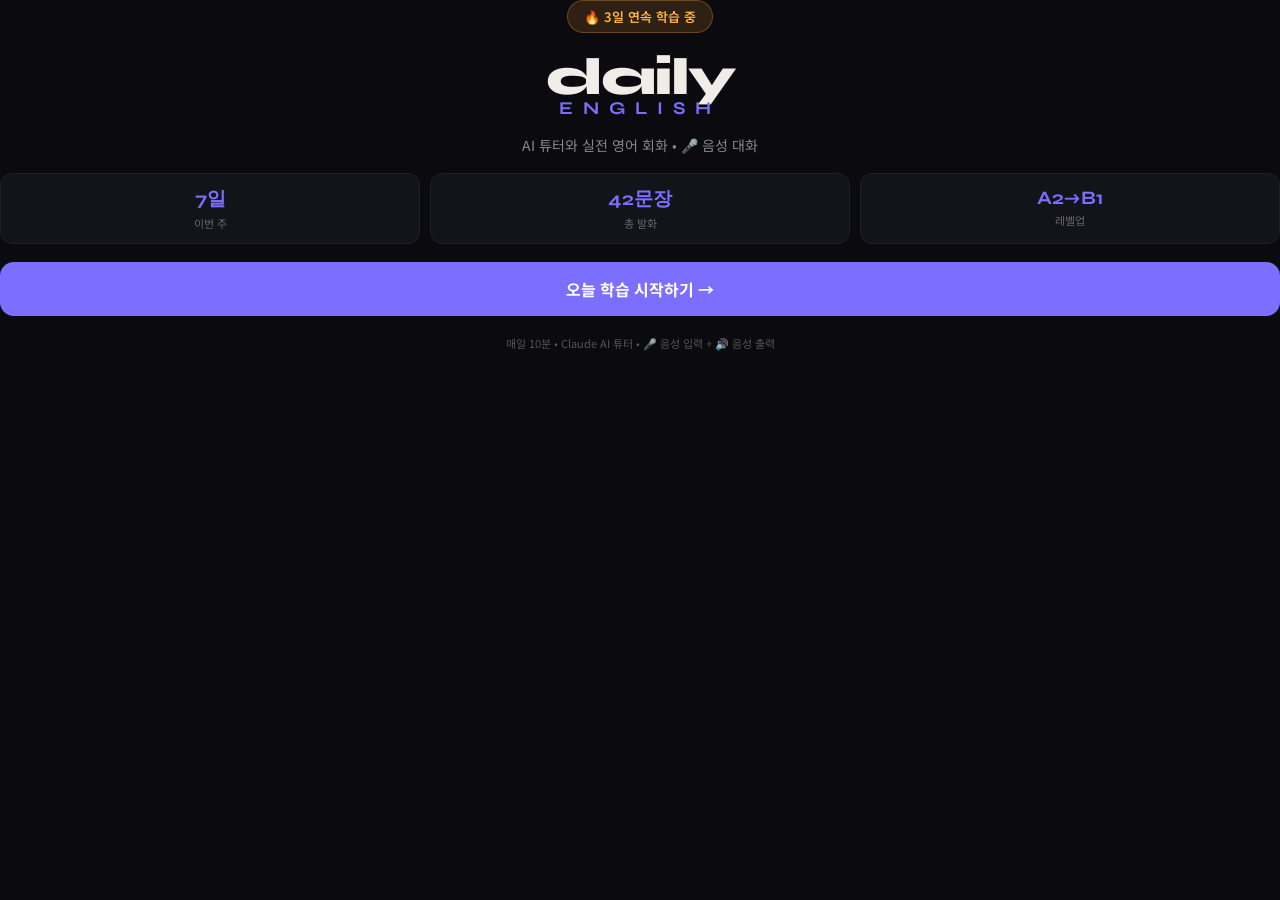
<file: index.html>
<!DOCTYPE html>
<html lang="ko">
<head>
  <meta charset="UTF-8"/>
  <meta name="viewport" content="width=device-width,initial-scale=1.0,viewport-fit=cover"/>
  <meta name="theme-color" content="#0a0a0f"/>
  <meta name="apple-mobile-web-app-capable" content="yes"/>
  <meta name="apple-mobile-web-app-status-bar-style" content="black-translucent"/>
  <meta name="apple-mobile-web-app-title" content="daily ENGLISH"/>
  <meta name="mobile-web-app-capable" content="yes"/>
  <title>daily ENGLISH</title>
  <script>
    document.addEventListener('DOMContentLoaded',()=>{
      const m={name:"daily ENGLISH",short_name:"영어회화",start_url:"./",display:"standalone",
        background_color:"#0a0a0f",theme_color:"#7c6fff",orientation:"portrait",
        icons:[{src:"data:image/svg+xml,<svg xmlns='http://www.w3.org/2000/svg' viewBox='0 0 192 192'><rect width='192' height='192' rx='40' fill='%237c6fff'/><text y='130' x='96' text-anchor='middle' font-size='100' font-family='serif'>🗣</text></svg>",sizes:"192x192",type:"image/svg+xml"}]};
      const l=document.createElement('link');l.rel='manifest';
      l.href=URL.createObjectURL(new Blob([JSON.stringify(m)],{type:'application/json'}));
      document.head.appendChild(l);
    });
  </script>
  <link rel="apple-touch-icon" href="data:image/svg+xml,<svg xmlns='http://www.w3.org/2000/svg' viewBox='0 0 180 180'><rect width='180' height='180' rx='36' fill='%237c6fff'/><text y='125' x='90' text-anchor='middle' font-size='90' font-family='serif'>🗣</text></svg>"/>
  <link href="https://fonts.googleapis.com/css2?family=Syne:wght@400;700;800&family=Noto+Sans+KR:wght@400;500;700&display=swap" rel="stylesheet"/>
  <style>
    :root{
      --bg:#0a0a0f;--surface:#13131a;--border:#1e1e2e;
      --accent:#7c6fff;--accent-soft:rgba(124,111,255,0.15);
      --red:#ff4646;--green:#64dc82;
      --text:#f0ede8;--muted:#888;
      --safe-top:env(safe-area-inset-top,0px);--safe-bot:env(safe-area-inset-bottom,0px);
    }
    *{box-sizing:border-box;margin:0;padding:0;-webkit-tap-highlight-color:transparent}
    html,body{height:100%;background:var(--bg);color:var(--text);font-family:'Noto Sans KR',sans-serif;overflow:hidden}
    #app{height:100dvh;display:flex;flex-direction:column}
    .screen{display:none;flex-direction:column;flex:1;overflow:hidden}
    .screen.active{display:flex}

    /* HOME */
    #home{align-items:center;padding:calc(var(--safe-top)+44px) 24px calc(var(--safe-bot)+28px);gap:18px;overflow-y:auto}
    .streak-badge{background:rgba(255,160,50,.15);border:1px solid rgba(255,160,50,.3);color:#ffb347;border-radius:20px;padding:6px 16px;font-size:13px;font-weight:600}
    .logo{text-align:center;line-height:1}
    .logo-main{display:block;font-family:'Syne',sans-serif;font-size:52px;font-weight:800;letter-spacing:-2px}
    .logo-sub{display:block;font-family:'Syne',sans-serif;font-size:18px;font-weight:700;letter-spacing:10px;color:var(--accent);margin-top:-4px}
    .tagline{font-size:14px;color:var(--muted);text-align:center}
    .stats-row{display:flex;gap:10px;width:100%}
    .stat-box{flex:1;background:var(--surface);border:1px solid var(--border);border-radius:12px;padding:12px 6px;text-align:center}
    .stat-val{font-family:'Syne',sans-serif;font-size:19px;font-weight:700;color:var(--accent)}
    .stat-lbl{font-size:11px;color:#666;margin-top:3px}
    .primary-btn{width:100%;background:var(--accent);color:#fff;border:none;border-radius:14px;padding:15px;font-size:16px;font-weight:700;cursor:pointer;font-family:'Noto Sans KR',sans-serif;transition:opacity .2s}
    .primary-btn:disabled{opacity:.38;cursor:not-allowed}
    .hint{font-size:11px;color:#555;text-align:center;line-height:1.7}

    /* SETUP */
    #setup{padding:calc(var(--safe-top)+18px) 22px calc(var(--safe-bot)+18px);gap:13px;overflow-y:auto}
    .back-btn{background:none;border:none;color:var(--muted);font-size:15px;cursor:pointer;font-family:'Noto Sans KR',sans-serif;padding:2px 0;align-self:flex-start}
    .setup-title{font-family:'Syne',sans-serif;font-size:24px;font-weight:800}
    .sec-label{font-size:11px;font-weight:700;color:#555;letter-spacing:1.2px;text-transform:uppercase;margin-top:4px}
    .topic-grid{display:grid;grid-template-columns:1fr 1fr;gap:9px}
    .topic-btn{background:var(--surface);border:1.5px solid var(--border);border-radius:12px;padding:14px 10px;display:flex;flex-direction:column;align-items:center;gap:7px;cursor:pointer;transition:all .15s}
    .topic-btn.sel{background:var(--accent-soft);border-color:var(--accent)}
    .topic-emoji{font-size:24px}
    .topic-label{font-size:13px;color:var(--text);font-weight:600}
    .level-row{display:flex;gap:8px}
    .level-btn{flex:1;background:var(--surface);border:1.5px solid var(--border);border-radius:12px;padding:11px 6px;cursor:pointer;text-align:center;transition:all .15s}
    .level-btn.sel{background:var(--accent-soft);border-color:var(--accent)}
    .level-name{font-size:13px;font-weight:700;color:var(--text)}
    .level-desc{font-size:10px;color:#666;margin-top:3px}

    /* CHAT */
    #chat{padding:0}
    .chat-header{display:flex;align-items:center;gap:10px;padding:calc(var(--safe-top)+11px) 15px 11px;border-bottom:1px solid var(--border);background:#0d0d14;flex-shrink:0}
    .chat-title{font-size:15px;font-weight:700}
    .chat-sub{font-size:11px;color:#666;margin-top:1px}
    .hdr-right{margin-left:auto;display:flex;align-items:center;gap:7px}
    .live-tag{background:rgba(100,220,130,.13);border:1px solid rgba(100,220,130,.28);color:var(--green);font-size:10px;font-weight:700;letter-spacing:1px;border-radius:6px;padding:3px 8px}
    .icon-btn{background:none;border:1.5px solid var(--border);border-radius:8px;width:31px;height:31px;display:flex;align-items:center;justify-content:center;cursor:pointer;font-size:15px;flex-shrink:0;transition:all .2s}
    .icon-btn.on{border-color:var(--accent);background:var(--accent-soft)}
    .msg-list{flex:1;overflow-y:auto;padding:14px 13px;display:flex;flex-direction:column;gap:13px;-webkit-overflow-scrolling:touch}
    .msg-group{display:flex;flex-direction:column;gap:5px;animation:fadeUp .28s ease}
    .avatar-row{display:flex;align-items:flex-start;gap:9px}
    .avatar{width:29px;height:29px;border-radius:50%;background:linear-gradient(135deg,#7c6fff,#a78bfa);display:flex;align-items:center;justify-content:center;font-size:9px;font-weight:800;color:#fff;flex-shrink:0;margin-top:2px}
    .bubble{background:var(--surface);border:1px solid var(--border);border-radius:4px 13px 13px 13px;padding:11px 13px;font-size:14px;line-height:1.65;color:#e8e5f0;max-width:calc(100% - 38px);white-space:pre-wrap;cursor:pointer;user-select:none}
    .bubble:active{opacity:.72}
    .replay-hint{font-size:10px;color:#3a3a4a;margin-left:38px;margin-top:2px}
    .feedback-box{background:rgba(124,111,255,.07);border:1px solid rgba(124,111,255,.18);border-radius:10px;padding:9px 13px;display:flex;gap:7px;margin-left:38px;animation:fadeUp .3s ease .08s both}
    .fb-icon{font-size:13px;flex-shrink:0;margin-top:1px}
    .fb-text{font-size:12px;color:#a89fe0;line-height:1.65;white-space:pre-wrap}
    .user-bubble-wrap{display:flex;justify-content:flex-end;animation:fadeUp .2s ease}
    .user-bubble{background:var(--accent);color:#fff;border-radius:13px 4px 13px 13px;padding:11px 13px;font-size:14px;line-height:1.6;max-width:83%}
    .typing-bubble{display:flex;gap:4px;align-items:center;padding:13px 15px}
    .dot{width:6px;height:6px;border-radius:50%;background:#444;animation:blink 1.2s infinite;flex-shrink:0}
    .dot:nth-child(2){animation-delay:.2s}.dot:nth-child(3){animation-delay:.4s}
    .speaking-bar{display:none;align-items:center;gap:8px;padding:7px 15px;background:rgba(124,111,255,.07);border-top:1px solid rgba(124,111,255,.14);font-size:12px;color:#a89fe0;flex-shrink:0}
    .speaking-bar.show{display:flex}
    .wave{display:flex;gap:2px;align-items:center;height:15px}
    .wave span{width:3px;border-radius:3px;background:var(--accent);animation:wave .8s ease-in-out infinite}
    .wave span:nth-child(1){height:5px}.wave span:nth-child(2){height:11px;animation-delay:.1s}
    .wave span:nth-child(3){height:7px;animation-delay:.2s}.wave span:nth-child(4){height:13px;animation-delay:.3s}
    .wave span:nth-child(5){height:5px;animation-delay:.4s}
    .stop-spk{margin-left:auto;background:none;border:1px solid rgba(124,111,255,.28);border-radius:6px;color:#a89fe0;font-size:11px;padding:3px 9px;cursor:pointer}
    .input-bar{display:flex;gap:7px;padding:9px 13px calc(var(--safe-bot)+9px);border-top:1px solid var(--border);background:#0d0d14;flex-shrink:0;align-items:center}
    .mic-btn{width:44px;height:44px;border-radius:12px;border:1.5px solid var(--border);background:var(--surface);font-size:21px;cursor:pointer;display:flex;align-items:center;justify-content:center;flex-shrink:0;transition:all .2s}
    .mic-btn.recording{background:rgba(255,70,70,.12);border-color:var(--red);animation:pulse 1s infinite}
    .mic-btn:disabled{opacity:.33;cursor:not-allowed}
    .text-input{flex:1;background:var(--surface);border:1px solid var(--border);border-radius:12px;padding:11px 13px;font-size:14px;color:var(--text);outline:none;font-family:'Noto Sans KR',sans-serif;-webkit-appearance:none;min-width:0}
    .text-input::placeholder{color:#484848}
    .send-btn{width:44px;height:44px;background:var(--accent);border:none;border-radius:12px;font-size:20px;color:#fff;cursor:pointer;display:flex;align-items:center;justify-content:center;flex-shrink:0;transition:opacity .15s}
    .send-btn:disabled{opacity:.33;cursor:not-allowed}

    @keyframes blink{0%,100%{opacity:.18}50%{opacity:1}}
    @keyframes fadeUp{from{opacity:0;transform:translateY(9px)}to{opacity:1;transform:none}}
    @keyframes pulse{0%,100%{box-shadow:0 0 0 0 rgba(255,70,70,.32)}50%{box-shadow:0 0 0 8px rgba(255,70,70,0)}}
    @keyframes wave{0%,100%{transform:scaleY(1)}50%{transform:scaleY(1.75)}}
  </style>
</head>
<body>
<div id="app">

<!-- HOME -->
<div id="home" class="screen active">
  <div class="streak-badge">🔥 <span id="streak-num">3</span>일 연속 학습 중</div>
  <div class="logo">
    <span class="logo-main">daily</span>
    <span class="logo-sub">ENGLISH</span>
  </div>
  <p class="tagline">AI 튜터와 실전 영어 회화 • 🎤 음성 대화</p>
  <div class="stats-row">
    <div class="stat-box"><div class="stat-val">7일</div><div class="stat-lbl">이번 주</div></div>
    <div class="stat-box"><div class="stat-val">42문장</div><div class="stat-lbl">총 발화</div></div>
    <div class="stat-box"><div class="stat-val">A2→B1</div><div class="stat-lbl">레벨업</div></div>
  </div>
  <button class="primary-btn" onclick="goSetup()">오늘 학습 시작하기 →</button>
  <p class="hint">매일 10분 • Claude AI 튜터 • 🎤 음성 입력 + 🔊 음성 출력</p>
</div>

<!-- SETUP -->
<div id="setup" class="screen">
  <button class="back-btn" onclick="goHome()">← 뒤로</button>
  <h2 class="setup-title">오늘 뭘 연습할까요?</h2>
  <p class="sec-label">주제 선택</p>
  <div class="topic-grid" id="topic-grid"></div>
  <p class="sec-label">레벨 선택</p>
  <div class="level-row" id="level-row"></div>
  <button class="primary-btn" id="start-btn" onclick="startChat()" disabled>대화 시작하기 ✨</button>
</div>

<!-- CHAT -->
<div id="chat" class="screen">
  <div class="chat-header">
    <button class="back-btn" onclick="stopAll();goSetup()">←</button>
    <div>
      <div class="chat-title" id="chat-title">—</div>
      <div class="chat-sub" id="chat-sub">—</div>
    </div>
    <div class="hdr-right">
      <button class="icon-btn on" id="tts-toggle" onclick="toggleTTS()">🔊</button>
      <div class="live-tag">LIVE</div>
    </div>
  </div>
  <div class="msg-list" id="msg-list"></div>
  <div class="speaking-bar" id="speaking-bar">
    <div class="wave"><span></span><span></span><span></span><span></span><span></span></div>
    <span>AI 튜터가 읽는 중...</span>
    <button class="stop-spk" onclick="stopSpeech()">■ 정지</button>
  </div>
  <div class="input-bar">
    <button class="mic-btn" id="mic-btn" onclick="toggleMic()">🎤</button>
    <input class="text-input" id="chat-input" placeholder="🎤 누르거나 직접 입력하세요"/>
    <button class="send-btn" id="send-btn" onclick="sendMessage()" disabled>↑</button>
  </div>
</div>

</div>
<script>
// ✅ Cloudflare Worker 배포 후 이 주소를 교체하세요
const WORKER_URL = "https://daily-english.여기에Worker주소.workers.dev";

const TOPICS=[
  {id:"daily",   emoji:"☕",label:"일상 대화",  prompt:"Everyday small talk — greetings, weather, weekend plans, casual chat."},
  {id:"travel",  emoji:"✈️",label:"여행",        prompt:"Travel English — hotel check-in, ordering food, asking for directions, airport."},
  {id:"work",    emoji:"💼",label:"비즈니스",    prompt:"Business English — meetings, emails, presentations, workplace conversations."},
  {id:"shopping",emoji:"🛍️",label:"쇼핑",        prompt:"Shopping English — products, prices, sizes, making purchases, returns."},
  {id:"health",  emoji:"🏥",label:"병원/건강",   prompt:"Medical English — symptoms, doctor visits, pharmacy conversations."},
  {id:"social",  emoji:"🎉",label:"소셜 상황",   prompt:"Social English — parties, introductions, making friends, gatherings."},
];
const LEVELS=[
  {id:"beginner",    label:"초급",desc:"Simple words"},
  {id:"intermediate",label:"중급",desc:"Natural expressions"},
  {id:"advanced",    label:"고급",desc:"Native fluency"},
];

let selTopic=null,selLevel="intermediate",chatHistory=[],isLoading=false,ttsEnabled=true;
let recognition=null,isRecording=false;

// Setup UI
TOPICS.forEach(t=>{
  const btn=document.createElement('button');btn.className='topic-btn';
  btn.innerHTML=`<span class="topic-emoji">${t.emoji}</span><span class="topic-label">${t.label}</span>`;
  btn.onclick=()=>{document.querySelectorAll('.topic-btn').forEach(b=>b.classList.remove('sel'));btn.classList.add('sel');selTopic=t;document.getElementById('start-btn').disabled=false;};
  document.getElementById('topic-grid').appendChild(btn);
});
LEVELS.forEach(l=>{
  const btn=document.createElement('button');btn.className='level-btn'+(l.id===selLevel?' sel':'');
  btn.innerHTML=`<div class="level-name">${l.label}</div><div class="level-desc">${l.desc}</div>`;
  btn.onclick=()=>{document.querySelectorAll('.level-btn').forEach(b=>b.classList.remove('sel'));btn.classList.add('sel');selLevel=l.id;};
  document.getElementById('level-row').appendChild(btn);
});

if('serviceWorker' in navigator){
  const sw=`const C='de-v6';self.addEventListener('install',e=>e.waitUntil(caches.open(C).then(c=>c.addAll(['./']))));self.addEventListener('fetch',e=>e.respondWith(caches.match(e.request).then(r=>r||fetch(e.request))));`;
  navigator.serviceWorker.register(URL.createObjectURL(new Blob([sw],{type:'text/javascript'}))).catch(()=>{});
}

function show(id){document.querySelectorAll('.screen').forEach(s=>s.classList.remove('active'));document.getElementById(id).classList.add('active');}
function goHome(){show('home');}function goSetup(){show('setup');}

// TTS
if('speechSynthesis' in window){speechSynthesis.getVoices();speechSynthesis.addEventListener('voiceschanged',()=>speechSynthesis.getVoices());}
function getBestVoice(){
  const vv=speechSynthesis.getVoices();
  const pref=['Samantha','Alex','Karen','Google US English','Microsoft Aria'];
  for(const n of pref){const v=vv.find(v=>v.name.includes(n));if(v)return v;}
  return vv.find(v=>v.lang==='en-US')||vv.find(v=>v.lang.startsWith('en'))||null;
}
function speak(text){
  if(!ttsEnabled||!('speechSynthesis' in window))return;
  stopSpeech();
  const u=new SpeechSynthesisUtterance(text);
  u.lang='en-US';u.rate=selLevel==='beginner'?0.78:selLevel==='advanced'?1.05:0.92;u.pitch=1.05;
  const v=getBestVoice();if(v)u.voice=v;
  u.onstart=()=>document.getElementById('speaking-bar').classList.add('show');
  u.onend=u.onerror=()=>document.getElementById('speaking-bar').classList.remove('show');
  setTimeout(()=>speechSynthesis.speak(u),80);
}
function stopSpeech(){if('speechSynthesis' in window)speechSynthesis.cancel();document.getElementById('speaking-bar').classList.remove('show');}
function toggleTTS(){ttsEnabled=!ttsEnabled;const b=document.getElementById('tts-toggle');b.textContent=ttsEnabled?'🔊':'🔇';b.classList.toggle('on',ttsEnabled);if(!ttsEnabled)stopSpeech();}

// STT
const SpeechRec=window.SpeechRecognition||window.webkitSpeechRecognition;
const micBtn=document.getElementById('mic-btn');
if(!SpeechRec)micBtn.disabled=true;

function toggleMic(){if(!SpeechRec)return;isRecording?stopMic():startMic();}
function startMic(){
  stopSpeech();
  recognition=new SpeechRec();
  recognition.lang='en-US';recognition.continuous=false;recognition.interimResults=true;
  const input=document.getElementById('chat-input');
  let final='';
  recognition.onstart=()=>{isRecording=true;micBtn.classList.add('recording');micBtn.textContent='⏹';input.placeholder='🎙 듣는 중... 영어로 말해보세요';};
  recognition.onresult=e=>{
    let interim='';final='';
    for(let i=0;i<e.results.length;i++){if(e.results[i].isFinal)final+=e.results[i][0].transcript;else interim+=e.results[i][0].transcript;}
    input.value=(final||interim).trim();
    document.getElementById('send-btn').disabled=!input.value.trim();
  };
  recognition.onend=()=>{isRecording=false;micBtn.classList.remove('recording');micBtn.textContent='🎤';input.placeholder='🎤 누르거나 직접 입력하세요';if(final.trim())sendMessage();};
  recognition.onerror=e=>{isRecording=false;micBtn.classList.remove('recording');micBtn.textContent='🎤';if(e.error==='not-allowed')alert('🎤 마이크 권한을 허용해주세요.');};
  try{recognition.start();}catch(e){}
}
function stopMic(){if(recognition){try{recognition.stop();}catch(e){}recognition=null;}isRecording=false;micBtn.classList.remove('recording');micBtn.textContent='🎤';}
function stopAll(){stopMic();stopSpeech();}

// Input
const chatInput=document.getElementById('chat-input');
const sendBtn=document.getElementById('send-btn');
chatInput.addEventListener('input',()=>{sendBtn.disabled=!chatInput.value.trim()||isLoading;});
chatInput.addEventListener('keydown',e=>{if(e.key==='Enter'&&!e.shiftKey){e.preventDefault();sendMessage();}});

// AI — Claude via Cloudflare Worker
function sysPrompt(){
  const lvl=LEVELS.find(l=>l.id===selLevel).label;
  return `You are an enthusiastic, warm English conversation tutor helping a Korean learner practice SPOKEN English.
Topic: ${selTopic.prompt}
Student level: ${lvl}

Rules:
1. Reply naturally in English — 2-3 sentences, conversational, easy to listen to.
2. After your English reply, add "💡 피드백:" in Korean:
   - Key phrase translation or vocabulary tip
   - Pronunciation or grammar tip (if needed)
   - Encouraging follow-up question to continue the conversation
3. Match vocabulary to the student's level. Be warm and encouraging.
4. If the student writes in Korean, give a simple English starter phrase.

Format EXACTLY (nothing else):
[English response]

💡 피드백:
[Korean tip + follow-up]`;
}

function parseMsg(text){
  const idx=text.indexOf('💡 피드백:');
  if(idx===-1)return{english:text.trim(),feedback:null};
  return{english:text.slice(0,idx).trim(),feedback:text.slice(idx+8).trim()};
}

const msgList=document.getElementById('msg-list');
function appendMsg(role,text){
  if(role==='assistant'){
    const{english,feedback}=parseMsg(text);
    const group=document.createElement('div');group.className='msg-group';
    const row=document.createElement('div');row.className='avatar-row';
    const av=document.createElement('div');av.className='avatar';av.textContent='AI';
    const bub=document.createElement('div');bub.className='bubble';
    bub.textContent=english;bub.onclick=()=>speak(english);
    row.append(av,bub);group.appendChild(row);
    const hint=document.createElement('div');hint.className='replay-hint';hint.textContent='🔊 탭하면 다시 들을 수 있어요';group.appendChild(hint);
    if(feedback){const fb=document.createElement('div');fb.className='feedback-box';fb.innerHTML=`<span class="fb-icon">💡</span><span class="fb-text">${feedback}</span>`;group.appendChild(fb);}
    msgList.appendChild(group);speak(english);
  }else{
    const wrap=document.createElement('div');wrap.className='user-bubble-wrap';
    const bub=document.createElement('div');bub.className='user-bubble';bub.textContent=text;
    wrap.appendChild(bub);msgList.appendChild(wrap);
  }
  setTimeout(()=>msgList.scrollTo({top:msgList.scrollHeight,behavior:'smooth'}),50);
}
function showTyping(){
  const row=document.createElement('div');row.className='avatar-row';row.id='typing';
  const av=document.createElement('div');av.className='avatar';av.textContent='AI';
  const bub=document.createElement('div');bub.className='bubble typing-bubble';
  bub.innerHTML='<div class="dot"></div><div class="dot"></div><div class="dot"></div>';
  row.append(av,bub);msgList.appendChild(row);msgList.scrollTop=msgList.scrollHeight;
}
function hideTyping(){document.getElementById('typing')?.remove();}

async function callAI(userMsg){
  chatHistory.push({role:'user',content:userMsg});
  const res=await fetch(WORKER_URL,{
    method:'POST',
    headers:{'Content-Type':'application/json'},
    body:JSON.stringify({
      model:'claude-sonnet-4-20250514',
      max_tokens:600,
      system:sysPrompt(),
      messages:chatHistory
    })
  });
  if(!res.ok) throw new Error(`HTTP ${res.status}`);
  const data=await res.json();
  const reply=data.content?.[0]?.text||'Great! Keep going! 😊';
  chatHistory.push({role:'assistant',content:reply});
  return reply;
}

async function startChat(){
  show('chat');
  document.getElementById('chat-title').textContent=`${selTopic.emoji} ${selTopic.label}`;
  document.getElementById('chat-sub').textContent=`${LEVELS.find(l=>l.id===selLevel).label} · AI 튜터`;
  msgList.innerHTML='';chatHistory=[];isLoading=true;sendBtn.disabled=true;showTyping();
  try{
    const r=await callAI(`Start our spoken English conversation. Give a warm, short opening line for a ${selLevel} learner.`);
    hideTyping();appendMsg('assistant',r);
  }catch{
    hideTyping();
    appendMsg('assistant','Hello! How are you doing today? 😊\n\n💡 피드백:\n"How are you doing?"는 "어떻게 지내요?"예요.\n🎤 버튼을 눌러 영어로 말해보세요!');
  }
  isLoading=false;
}

async function sendMessage(){
  const text=chatInput.value.trim();
  if(!text||isLoading)return;
  stopAll();chatInput.value='';sendBtn.disabled=true;
  appendMsg('user',text);isLoading=true;showTyping();
  try{
    const r=await callAI(text);
    hideTyping();appendMsg('assistant',r);
  }catch{
    hideTyping();appendMsg('assistant','Sorry, connection issue! Try again. 😊\n\n💡 피드백:\n연결 오류예요. 다시 시도해볼까요?');
  }
  isLoading=false;sendBtn.disabled=!chatInput.value.trim();
}
</script>
</body>
</html>
</file>
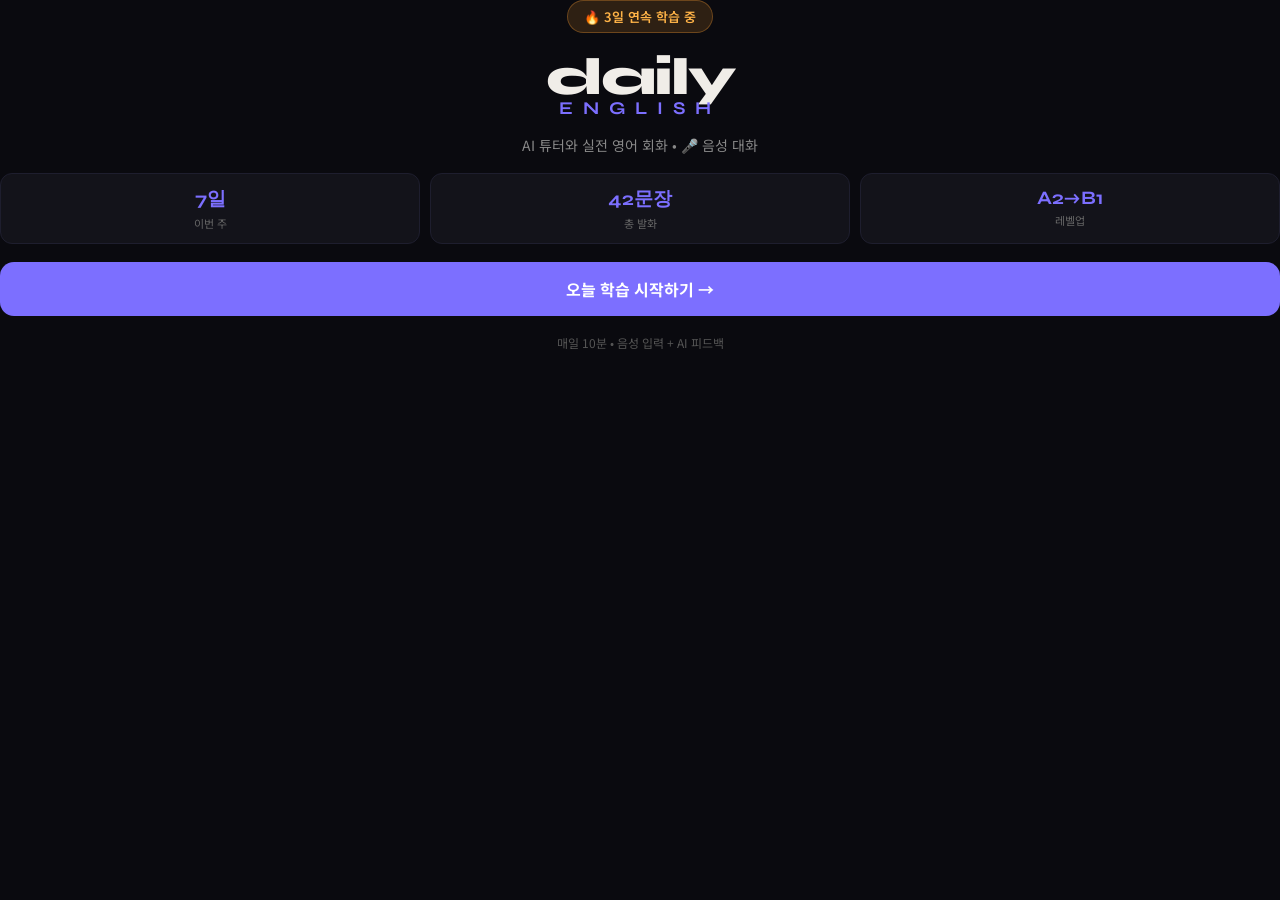
<file: daily-english.html>
<!DOCTYPE html>
<html lang="ko">
<head>
  <meta charset="UTF-8"/>
  <meta name="viewport" content="width=device-width,initial-scale=1.0,viewport-fit=cover"/>
  <meta name="theme-color" content="#0a0a0f"/>
  <meta name="apple-mobile-web-app-capable" content="yes"/>
  <meta name="apple-mobile-web-app-status-bar-style" content="black-translucent"/>
  <meta name="apple-mobile-web-app-title" content="daily ENGLISH"/>
  <meta name="mobile-web-app-capable" content="yes"/>
  <title>daily ENGLISH</title>
  <script>
    document.addEventListener('DOMContentLoaded',()=>{
      const m={name:"daily ENGLISH",short_name:"영어회화",start_url:"./",display:"standalone",
        background_color:"#0a0a0f",theme_color:"#7c6fff",orientation:"portrait",
        icons:[{src:"data:image/svg+xml,<svg xmlns='http://www.w3.org/2000/svg' viewBox='0 0 192 192'><rect width='192' height='192' rx='40' fill='%237c6fff'/><text y='130' x='96' text-anchor='middle' font-size='100' font-family='serif'>🗣</text></svg>",sizes:"192x192",type:"image/svg+xml"}]};
      const l=document.createElement('link');l.rel='manifest';
      l.href=URL.createObjectURL(new Blob([JSON.stringify(m)],{type:'application/json'}));
      document.head.appendChild(l);
    });
  </script>
  <link rel="apple-touch-icon" href="data:image/svg+xml,<svg xmlns='http://www.w3.org/2000/svg' viewBox='0 0 180 180'><rect width='180' height='180' rx='36' fill='%237c6fff'/><text y='125' x='90' text-anchor='middle' font-size='90' font-family='serif'>🗣</text></svg>"/>
  <link href="https://fonts.googleapis.com/css2?family=Syne:wght@400;700;800&family=Noto+Sans+KR:wght@400;500;700&display=swap" rel="stylesheet"/>
  <style>
    :root{
      --bg:#0a0a0f;--surface:#13131a;--border:#1e1e2e;
      --accent:#7c6fff;--accent-soft:rgba(124,111,255,0.15);
      --red:#ff4646;--green:#64dc82;
      --text:#f0ede8;--muted:#888;
      --safe-top:env(safe-area-inset-top,0px);--safe-bot:env(safe-area-inset-bottom,0px);
    }
    *{box-sizing:border-box;margin:0;padding:0;-webkit-tap-highlight-color:transparent}
    html,body{height:100%;background:var(--bg);color:var(--text);font-family:'Noto Sans KR',sans-serif;overflow:hidden}
    #app{height:100dvh;display:flex;flex-direction:column}
    .screen{display:none;flex-direction:column;flex:1;overflow:hidden}
    .screen.active{display:flex}

    /* HOME */
    #home{align-items:center;padding:calc(var(--safe-top)+44px) 24px calc(var(--safe-bot)+28px);gap:18px;overflow-y:auto}
    .streak-badge{background:rgba(255,160,50,.15);border:1px solid rgba(255,160,50,.3);color:#ffb347;border-radius:20px;padding:6px 16px;font-size:13px;font-weight:600}
    .logo{text-align:center;line-height:1}
    .logo-main{display:block;font-family:'Syne',sans-serif;font-size:52px;font-weight:800;letter-spacing:-2px}
    .logo-sub{display:block;font-family:'Syne',sans-serif;font-size:18px;font-weight:700;letter-spacing:10px;color:var(--accent);margin-top:-4px}
    .tagline{font-size:14px;color:var(--muted);text-align:center}
    .stats-row{display:flex;gap:10px;width:100%}
    .stat-box{flex:1;background:var(--surface);border:1px solid var(--border);border-radius:12px;padding:12px 6px;text-align:center}
    .stat-val{font-family:'Syne',sans-serif;font-size:19px;font-weight:700;color:var(--accent)}
    .stat-lbl{font-size:11px;color:#666;margin-top:3px}
    .primary-btn{width:100%;background:var(--accent);color:#fff;border:none;border-radius:14px;padding:15px;font-size:16px;font-weight:700;cursor:pointer;font-family:'Noto Sans KR',sans-serif;transition:opacity .2s}
    .primary-btn:disabled{opacity:.38;cursor:not-allowed}
    .hint{font-size:12px;color:#555;text-align:center}

    /* SETUP */
    #setup{padding:calc(var(--safe-top)+20px) 22px calc(var(--safe-bot)+20px);gap:14px;overflow-y:auto}
    .back-btn{background:none;border:none;color:var(--muted);font-size:15px;cursor:pointer;font-family:'Noto Sans KR',sans-serif;padding:2px 0;align-self:flex-start}
    .setup-title{font-family:'Syne',sans-serif;font-size:24px;font-weight:800}
    .sec-label{font-size:11px;font-weight:700;color:#555;letter-spacing:1.2px;text-transform:uppercase;margin-top:6px}
    .topic-grid{display:grid;grid-template-columns:1fr 1fr;gap:9px}
    .topic-btn{background:var(--surface);border:1.5px solid var(--border);border-radius:12px;padding:14px 10px;display:flex;flex-direction:column;align-items:center;gap:7px;cursor:pointer;transition:all .15s}
    .topic-btn.sel{background:var(--accent-soft);border-color:var(--accent)}
    .topic-emoji{font-size:24px}
    .topic-label{font-size:13px;color:var(--text);font-weight:600}
    .level-row{display:flex;gap:8px}
    .level-btn{flex:1;background:var(--surface);border:1.5px solid var(--border);border-radius:12px;padding:11px 6px;cursor:pointer;text-align:center;transition:all .15s}
    .level-btn.sel{background:var(--accent-soft);border-color:var(--accent)}
    .level-name{font-size:13px;font-weight:700;color:var(--text)}
    .level-desc{font-size:10px;color:#666;margin-top:3px}

    /* CHAT */
    #chat{padding:0}
    .chat-header{display:flex;align-items:center;gap:10px;padding:calc(var(--safe-top)+11px) 15px 11px;border-bottom:1px solid var(--border);background:#0d0d14;flex-shrink:0}
    .chat-title{font-size:15px;font-weight:700}
    .chat-sub{font-size:11px;color:#666;margin-top:1px}
    .hdr-right{margin-left:auto;display:flex;align-items:center;gap:7px}
    .live-tag{background:rgba(100,220,130,.13);border:1px solid rgba(100,220,130,.28);color:var(--green);font-size:10px;font-weight:700;letter-spacing:1px;border-radius:6px;padding:3px 8px}
    .icon-btn{background:none;border:1.5px solid var(--border);border-radius:8px;width:31px;height:31px;display:flex;align-items:center;justify-content:center;cursor:pointer;font-size:15px;flex-shrink:0;transition:all .2s}
    .icon-btn.on{border-color:var(--accent);background:var(--accent-soft)}
    .msg-list{flex:1;overflow-y:auto;padding:14px 13px;display:flex;flex-direction:column;gap:13px;-webkit-overflow-scrolling:touch}
    .msg-group{display:flex;flex-direction:column;gap:5px;animation:fadeUp .28s ease}
    .avatar-row{display:flex;align-items:flex-start;gap:9px}
    .avatar{width:29px;height:29px;border-radius:50%;background:linear-gradient(135deg,#7c6fff,#a78bfa);display:flex;align-items:center;justify-content:center;font-size:9px;font-weight:800;color:#fff;flex-shrink:0;margin-top:2px}
    .bubble{background:var(--surface);border:1px solid var(--border);border-radius:4px 13px 13px 13px;padding:11px 13px;font-size:14px;line-height:1.65;color:#e8e5f0;max-width:calc(100% - 38px);white-space:pre-wrap;cursor:pointer;user-select:none}
    .bubble:active{opacity:.72}
    .replay-hint{font-size:10px;color:#3a3a4a;margin-left:38px;margin-top:2px}
    .feedback-box{background:rgba(124,111,255,.07);border:1px solid rgba(124,111,255,.18);border-radius:10px;padding:9px 13px;display:flex;gap:7px;margin-left:38px;animation:fadeUp .3s ease .08s both}
    .fb-icon{font-size:13px;flex-shrink:0;margin-top:1px}
    .fb-text{font-size:12px;color:#a89fe0;line-height:1.65;white-space:pre-wrap}
    .user-bubble-wrap{display:flex;justify-content:flex-end;animation:fadeUp .2s ease}
    .user-bubble{background:var(--accent);color:#fff;border-radius:13px 4px 13px 13px;padding:11px 13px;font-size:14px;line-height:1.6;max-width:83%}
    .typing-bubble{display:flex;gap:4px;align-items:center;padding:13px 15px}
    .dot{width:6px;height:6px;border-radius:50%;background:#444;animation:blink 1.2s infinite;flex-shrink:0}
    .dot:nth-child(2){animation-delay:.2s}.dot:nth-child(3){animation-delay:.4s}
    .speaking-bar{display:none;align-items:center;gap:8px;padding:7px 15px;background:rgba(124,111,255,.07);border-top:1px solid rgba(124,111,255,.14);font-size:12px;color:#a89fe0;flex-shrink:0}
    .speaking-bar.show{display:flex}
    .wave{display:flex;gap:2px;align-items:center;height:15px}
    .wave span{width:3px;border-radius:3px;background:var(--accent);animation:wave .8s ease-in-out infinite}
    .wave span:nth-child(1){height:5px;animation-delay:0s}
    .wave span:nth-child(2){height:11px;animation-delay:.1s}
    .wave span:nth-child(3){height:7px;animation-delay:.2s}
    .wave span:nth-child(4){height:13px;animation-delay:.3s}
    .wave span:nth-child(5){height:5px;animation-delay:.4s}
    .stop-spk{margin-left:auto;background:none;border:1px solid rgba(124,111,255,.28);border-radius:6px;color:#a89fe0;font-size:11px;padding:3px 9px;cursor:pointer}
    .input-bar{display:flex;gap:7px;padding:9px 13px calc(var(--safe-bot)+9px);border-top:1px solid var(--border);background:#0d0d14;flex-shrink:0;align-items:center}
    .mic-btn{width:44px;height:44px;border-radius:12px;border:1.5px solid var(--border);background:var(--surface);font-size:21px;cursor:pointer;display:flex;align-items:center;justify-content:center;flex-shrink:0;transition:all .2s}
    .mic-btn.recording{background:rgba(255,70,70,.12);border-color:var(--red);animation:pulse 1s infinite}
    .text-input{flex:1;background:var(--surface);border:1px solid var(--border);border-radius:12px;padding:11px 13px;font-size:14px;color:var(--text);outline:none;font-family:'Noto Sans KR',sans-serif;-webkit-appearance:none;min-width:0}
    .text-input::placeholder{color:#484848}
    .send-btn{width:44px;height:44px;background:var(--accent);border:none;border-radius:12px;font-size:20px;color:#fff;cursor:pointer;display:flex;align-items:center;justify-content:center;flex-shrink:0;transition:opacity .15s}
    .send-btn:disabled{opacity:.33;cursor:not-allowed}

    @keyframes blink{0%,100%{opacity:.18}50%{opacity:1}}
    @keyframes fadeUp{from{opacity:0;transform:translateY(9px)}to{opacity:1;transform:none}}
    @keyframes pulse{0%,100%{box-shadow:0 0 0 0 rgba(255,70,70,.32)}50%{box-shadow:0 0 0 8px rgba(255,70,70,0)}}
    @keyframes wave{0%,100%{transform:scaleY(1)}50%{transform:scaleY(1.75)}}
  </style>
</head>
<body>
<div id="app">

<!-- HOME -->
<div id="home" class="screen active">
  <div class="streak-badge">🔥 <span id="streak-num">3</span>일 연속 학습 중</div>
  <div class="logo">
    <span class="logo-main">daily</span>
    <span class="logo-sub">ENGLISH</span>
  </div>
  <p class="tagline">AI 튜터와 실전 영어 회화 • 🎤 음성 대화</p>
  <div class="stats-row">
    <div class="stat-box"><div class="stat-val">7일</div><div class="stat-lbl">이번 주</div></div>
    <div class="stat-box"><div class="stat-val">42문장</div><div class="stat-lbl">총 발화</div></div>
    <div class="stat-box"><div class="stat-val">A2→B1</div><div class="stat-lbl">레벨업</div></div>
  </div>
  <button class="primary-btn" onclick="goSetup()">오늘 학습 시작하기 →</button>
  <p class="hint">매일 10분 • 음성 입력 + AI 피드백</p>
</div>

<!-- SETUP -->
<div id="setup" class="screen">
  <button class="back-btn" onclick="goHome()">← 뒤로</button>
  <h2 class="setup-title">오늘 뭘 연습할까요?</h2>
  <p class="sec-label">주제 선택</p>
  <div class="topic-grid" id="topic-grid"></div>
  <p class="sec-label">레벨 선택</p>
  <div class="level-row" id="level-row"></div>
  <button class="primary-btn" id="start-btn" onclick="startChat()" disabled>대화 시작하기 ✨</button>
</div>

<!-- CHAT -->
<div id="chat" class="screen">
  <div class="chat-header">
    <button class="back-btn" onclick="stopAll();goSetup()">←</button>
    <div>
      <div class="chat-title" id="chat-title">—</div>
      <div class="chat-sub" id="chat-sub">—</div>
    </div>
    <div class="hdr-right">
      <button class="icon-btn on" id="tts-toggle" onclick="toggleTTS()">🔊</button>
      <div class="live-tag">LIVE</div>
    </div>
  </div>
  <div class="msg-list" id="msg-list"></div>
  <div class="speaking-bar" id="speaking-bar">
    <div class="wave"><span></span><span></span><span></span><span></span><span></span></div>
    <span>AI 튜터가 읽는 중...</span>
    <button class="stop-spk" onclick="stopSpeech()">■ 정지</button>
  </div>
  <div class="input-bar">
    <button class="mic-btn" id="mic-btn" onclick="toggleMic()">🎤</button>
    <input class="text-input" id="chat-input" placeholder="🎤 누르거나 직접 입력하세요"/>
    <button class="send-btn" id="send-btn" onclick="sendMessage()" disabled>↑</button>
  </div>
</div>

</div>
<script>
const TOPICS=[
  {id:"daily",   emoji:"☕",label:"일상 대화",  prompt:"Everyday small talk — greetings, weather, weekend plans, casual chat."},
  {id:"travel",  emoji:"✈️",label:"여행",        prompt:"Travel English — hotel check-in, ordering food, asking for directions, airport."},
  {id:"work",    emoji:"💼",label:"비즈니스",    prompt:"Business English — meetings, professional emails, presentations, workplace."},
  {id:"shopping",emoji:"🛍️",label:"쇼핑",        prompt:"Shopping English — products, prices, sizes, making purchases, returns."},
  {id:"health",  emoji:"🏥",label:"병원/건강",   prompt:"Medical English — symptoms, doctor visits, pharmacy conversations."},
  {id:"social",  emoji:"🎉",label:"소셜 상황",   prompt:"Social English — parties, introductions, making friends, gatherings."},
];
const LEVELS=[
  {id:"beginner",    label:"초급",desc:"Simple words"},
  {id:"intermediate",label:"중급",desc:"Natural expressions"},
  {id:"advanced",    label:"고급",desc:"Native fluency"},
];
let selTopic=null,selLevel="intermediate",chatHistory=[],isLoading=false,ttsEnabled=true;
let recognition=null,isRecording=false;

// Setup UI
TOPICS.forEach(t=>{
  const btn=document.createElement('button');btn.className='topic-btn';
  btn.innerHTML=`<span class="topic-emoji">${t.emoji}</span><span class="topic-label">${t.label}</span>`;
  btn.onclick=()=>{document.querySelectorAll('.topic-btn').forEach(b=>b.classList.remove('sel'));btn.classList.add('sel');selTopic=t;document.getElementById('start-btn').disabled=false;};
  document.getElementById('topic-grid').appendChild(btn);
});
LEVELS.forEach(l=>{
  const btn=document.createElement('button');btn.className='level-btn'+(l.id===selLevel?' sel':'');
  btn.innerHTML=`<div class="level-name">${l.label}</div><div class="level-desc">${l.desc}</div>`;
  btn.onclick=()=>{document.querySelectorAll('.level-btn').forEach(b=>b.classList.remove('sel'));btn.classList.add('sel');selLevel=l.id;};
  document.getElementById('level-row').appendChild(btn);
});

if('serviceWorker' in navigator){
  const sw=`const C='de-v4';self.addEventListener('install',e=>e.waitUntil(caches.open(C).then(c=>c.addAll(['./']))));self.addEventListener('fetch',e=>e.respondWith(caches.match(e.request).then(r=>r||fetch(e.request))));`;
  navigator.serviceWorker.register(URL.createObjectURL(new Blob([sw],{type:'text/javascript'}))).catch(()=>{});
}

function show(id){document.querySelectorAll('.screen').forEach(s=>s.classList.remove('active'));document.getElementById(id).classList.add('active');}
function goHome(){show('home');}function goSetup(){show('setup');}

// TTS
if('speechSynthesis' in window){speechSynthesis.getVoices();speechSynthesis.addEventListener('voiceschanged',()=>speechSynthesis.getVoices());}
function getBestVoice(){
  const vv=speechSynthesis.getVoices();
  const pref=['Samantha','Alex','Karen','Google US English','Microsoft Aria'];
  for(const n of pref){const v=vv.find(v=>v.name.includes(n));if(v)return v;}
  return vv.find(v=>v.lang==='en-US')||vv.find(v=>v.lang.startsWith('en'))||null;
}
function speak(text){
  if(!ttsEnabled||!('speechSynthesis' in window))return;
  stopSpeech();
  const u=new SpeechSynthesisUtterance(text);
  u.lang='en-US';u.rate=selLevel==='beginner'?0.78:selLevel==='advanced'?1.05:0.92;u.pitch=1.05;
  const v=getBestVoice();if(v)u.voice=v;
  u.onstart=()=>document.getElementById('speaking-bar').classList.add('show');
  u.onend=u.onerror=()=>document.getElementById('speaking-bar').classList.remove('show');
  setTimeout(()=>speechSynthesis.speak(u),80);
}
function stopSpeech(){if('speechSynthesis' in window)speechSynthesis.cancel();document.getElementById('speaking-bar').classList.remove('show');}
function toggleTTS(){ttsEnabled=!ttsEnabled;const b=document.getElementById('tts-toggle');b.textContent=ttsEnabled?'🔊':'🔇';b.classList.toggle('on',ttsEnabled);if(!ttsEnabled)stopSpeech();}

// STT — Web Speech API (works on HTTPS)
const SpeechRec=window.SpeechRecognition||window.webkitSpeechRecognition;
const micBtn=document.getElementById('mic-btn');
if(!SpeechRec){micBtn.disabled=true;micBtn.title='Chrome/Safari에서만 지원돼요';}

function toggleMic(){if(!SpeechRec)return;isRecording?stopMic():startMic();}
function startMic(){
  stopSpeech();
  recognition=new SpeechRec();
  recognition.lang='en-US';recognition.continuous=false;recognition.interimResults=true;
  const input=document.getElementById('chat-input');
  let final='';
  recognition.onstart=()=>{isRecording=true;micBtn.classList.add('recording');micBtn.textContent='⏹';input.placeholder='🎙 듣는 중... 영어로 말해보세요';};
  recognition.onresult=e=>{
    let interim='';final='';
    for(let i=0;i<e.results.length;i++){if(e.results[i].isFinal)final+=e.results[i][0].transcript;else interim+=e.results[i][0].transcript;}
    input.value=(final||interim).trim();
    document.getElementById('send-btn').disabled=!input.value.trim();
  };
  recognition.onend=()=>{
    isRecording=false;micBtn.classList.remove('recording');micBtn.textContent='🎤';input.placeholder='🎤 누르거나 직접 입력하세요';
    if(final.trim())sendMessage();
  };
  recognition.onerror=e=>{
    isRecording=false;micBtn.classList.remove('recording');micBtn.textContent='🎤';
    if(e.error==='not-allowed')alert('🎤 마이크 권한을 허용해주세요.\n브라우저 주소창 자물쇠 아이콘 → 마이크 허용');
  };
  try{recognition.start();}catch(e){}
}
function stopMic(){if(recognition){try{recognition.stop();}catch(e){}recognition=null;}isRecording=false;micBtn.classList.remove('recording');micBtn.textContent='🎤';}
function stopAll(){stopMic();stopSpeech();}

// Input
const chatInput=document.getElementById('chat-input');
const sendBtn=document.getElementById('send-btn');
chatInput.addEventListener('input',()=>{sendBtn.disabled=!chatInput.value.trim()||isLoading;});
chatInput.addEventListener('keydown',e=>{if(e.key==='Enter'&&!e.shiftKey){e.preventDefault();sendMessage();}});

// AI
function sysPrompt(){
  const lvl=LEVELS.find(l=>l.id===selLevel).label;
  return `You are an enthusiastic, warm English conversation tutor helping a Korean learner practice SPOKEN English.
Topic: ${selTopic.prompt}
Student level: ${lvl}
Rules:
1. Reply naturally in English — 2-3 sentences, easy to listen to.
2. After your reply add "💡 피드백:" in Korean with: key phrase translation, pronunciation/grammar tip, encouraging follow-up question.
3. Match vocabulary to student level. Be warm and encouraging.
4. If student speaks Korean, give a simple English starter phrase.
Format EXACTLY:
[English response]

💡 피드백:
[Korean tip + follow-up]`;
}
function parseMsg(text){const idx=text.indexOf('💡 피드백:');if(idx===-1)return{english:text.trim(),feedback:null};return{english:text.slice(0,idx).trim(),feedback:text.slice(idx+8).trim()};}
const msgList=document.getElementById('msg-list');
function appendMsg(role,text){
  if(role==='assistant'){
    const{english,feedback}=parseMsg(text);
    const group=document.createElement('div');group.className='msg-group';
    const row=document.createElement('div');row.className='avatar-row';
    const av=document.createElement('div');av.className='avatar';av.textContent='AI';
    const bub=document.createElement('div');bub.className='bubble';bub.textContent=english;bub.onclick=()=>speak(english);
    row.append(av,bub);group.appendChild(row);
    const hint=document.createElement('div');hint.className='replay-hint';hint.textContent='🔊 탭하면 다시 들을 수 있어요';group.appendChild(hint);
    if(feedback){const fb=document.createElement('div');fb.className='feedback-box';fb.innerHTML=`<span class="fb-icon">💡</span><span class="fb-text">${feedback}</span>`;group.appendChild(fb);}
    msgList.appendChild(group);speak(english);
  }else{
    const wrap=document.createElement('div');wrap.className='user-bubble-wrap';
    const bub=document.createElement('div');bub.className='user-bubble';bub.textContent=text;
    wrap.appendChild(bub);msgList.appendChild(wrap);
  }
  setTimeout(()=>msgList.scrollTo({top:msgList.scrollHeight,behavior:'smooth'}),50);
}
function showTyping(){const row=document.createElement('div');row.className='avatar-row';row.id='typing';const av=document.createElement('div');av.className='avatar';av.textContent='AI';const bub=document.createElement('div');bub.className='bubble typing-bubble';bub.innerHTML='<div class="dot"></div><div class="dot"></div><div class="dot"></div>';row.append(av,bub);msgList.appendChild(row);msgList.scrollTop=msgList.scrollHeight;}
function hideTyping(){document.getElementById('typing')?.remove();}
async function callAI(userMsg){
  chatHistory.push({role:'user',content:userMsg});
  const res=await fetch('https://api.anthropic.com/v1/messages',{method:'POST',headers:{'Content-Type':'application/json'},body:JSON.stringify({model:'claude-sonnet-4-20250514',max_tokens:800,system:sysPrompt(),messages:chatHistory})});
  const data=await res.json();
  const reply=data.content?.[0]?.text||'Great! Keep going! 😊';
  chatHistory.push({role:'assistant',content:reply});return reply;
}
async function startChat(){
  show('chat');
  document.getElementById('chat-title').textContent=`${selTopic.emoji} ${selTopic.label}`;
  document.getElementById('chat-sub').textContent=`${LEVELS.find(l=>l.id===selLevel).label} · AI 튜터`;
  msgList.innerHTML='';chatHistory=[];isLoading=true;sendBtn.disabled=true;showTyping();
  try{const r=await callAI(`Start our spoken English conversation. Give a warm, short opening line for a ${selLevel} learner.`);hideTyping();appendMsg('assistant',r);}
  catch{hideTyping();appendMsg('assistant','Hello! How are you doing today? 😊\n\n💡 피드백:\n"How are you doing?"는 "어떻게 지내요?"예요.\n🎤 버튼을 눌러 영어로 말해보세요!');}
  isLoading=false;
}
async function sendMessage(){
  const text=chatInput.value.trim();if(!text||isLoading)return;
  stopAll();chatInput.value='';sendBtn.disabled=true;appendMsg('user',text);isLoading=true;showTyping();
  try{const r=await callAI(text);hideTyping();appendMsg('assistant',r);}
  catch{hideTyping();appendMsg('assistant','Sorry, connection issue! Let\'s try again. 😊\n\n💡 피드백:\n연결 오류가 생겼어요. 다시 시도해볼까요?');}
  isLoading=false;sendBtn.disabled=!chatInput.value.trim();
}
</script>
</body>
</html>
</file>
